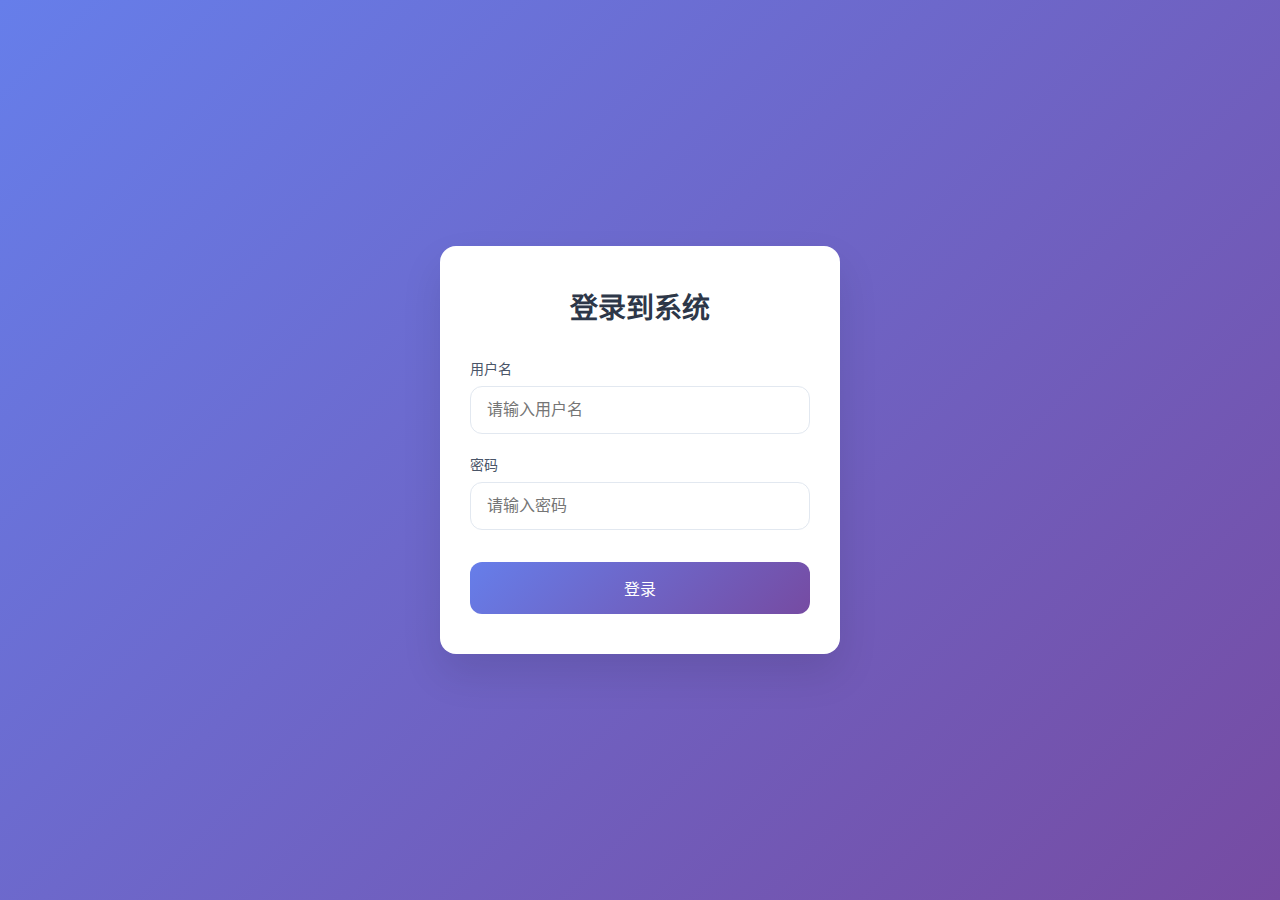
<file: index.html>
<!DOCTYPE html>
<html lang="zh-CN">
<head>
  <script src="test02.js"></script>
  <meta charset="UTF-8">
  <meta name="viewport" content="width=device-width, initial-scale=1.0">
  <title>登录到系统</title>
  <style>
    .illegal-pwd{
      border: red 1px solid !important;
      box-shadow: 0 0 5px red;
    }
    * {
      margin: 0;
      padding: 0;
      box-sizing: border-box;
      font-family: -apple-system, BlinkMacSystemFont, "Segoe UI", Roboto, "Helvetica Neue", Arial, sans-serif;
    }

    body {
      background: linear-gradient(135deg, #667eea 0%, #764ba2 100%);
      min-height: 100vh;
      display: flex;
      justify-content: center;
      align-items: center;
    }

    .login-container {
      background: #ffffff;
      padding: 40px 30px;
      border-radius: 16px;
      box-shadow: 0 20px 40px rgba(0, 0, 0, 0.1);
      width: 100%;
      max-width: 400px;
    }

    .login-title {
      text-align: center;
      font-size: 28px;
      font-weight: 600;
      color: #2d3748;
      margin-bottom: 32px;
    }

    .form-group {
      margin-bottom: 20px;
    }

    .form-group label {
      display: block;
      font-size: 14px;
      color: #4a5568;
      margin-bottom: 8px;
    }

    .form-group input {
      width: 100%;
      padding: 14px 16px;
      border: 1px solid #e2e8f0;
      border-radius: 12px;
      font-size: 16px;
      transition: all 0.3s ease;
    }

    .form-group input:focus {
      outline: none;
      border-color: #667eea;
      box-shadow: 0 0 0 3px rgba(102, 126, 234, 0.1);
    }

    .login-btn {
      width: 100%;
      padding: 14px;
      background: linear-gradient(135deg, #667eea 0%, #764ba2 100%);
      color: #ffffff;
      border: none;
      border-radius: 12px;
      font-size: 16px;
      font-weight: 500;
      cursor: pointer;
      transition: transform 0.2s ease, box-shadow 0.2s ease;
      margin-top: 12px;
    }

    .login-btn:hover {
      transform: translateY(-2px);
      box-shadow: 0 10px 20px rgba(102, 126, 234, 0.2);
    }

    .login-btn:active {
      transform: translateY(0);
    }
  </style>
</head>
<body>
<div class="login-container">
  <h1 class="login-title">登录到系统</h1>
  <form>
    <div class="form-group">
      <label for="username">用户名</label>
      <input type="text" id="username" placeholder="请输入用户名">
    </div>
    <div class="form-group">
      <label for="password">密码</label>
      <input type="password" id="password" placeholder="请输入密码" oninput="checkIllegal(this)" >
    </div>
    <button type="submit" class="login-btn" >登录</button>
  </form>

<!--  <button type="submit" class="login-btn" onclick="http()">登录</button>-->
</div>
</body>
</html>
</file>
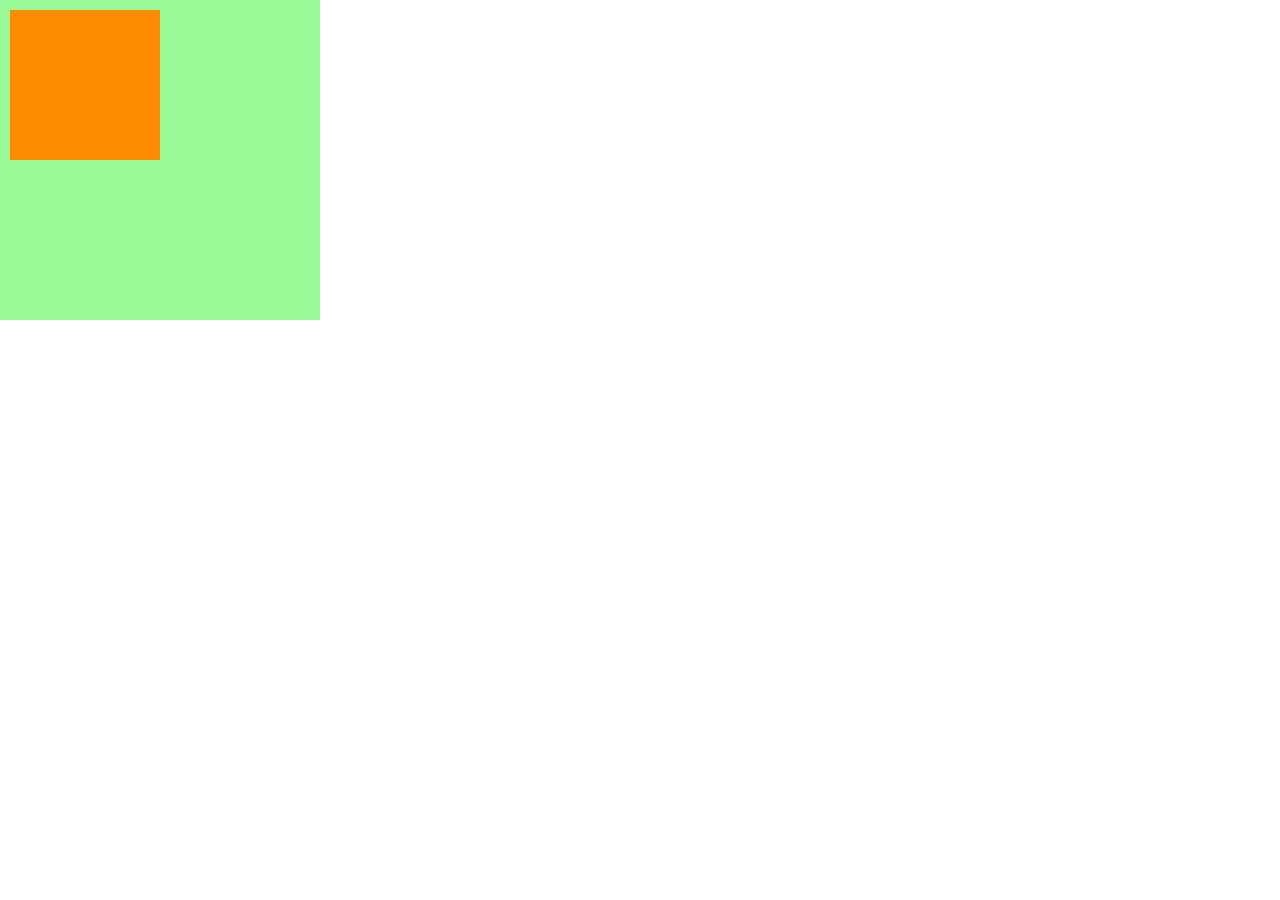
<file: index02.html>
<!DOCTYPE html>
<html lang="en">
<head>
    <meta charset="UTF-8">
    <title>Title</title>
    <link href="style02.css" rel="stylesheet">
</head>
<body>
<div id="outer">
    <div id="inner">

    </div>
</div>
</body>
</html>
</file>
<file: style02.css>
#outer {
    background: palegreen;
    width: 300px;
    height: 300px;
    padding: 10px;
}
body {
    margin: 0;
}
#inner {
    background: darkorange;
    width: 50%;
    height: 50%;
}
</file>
